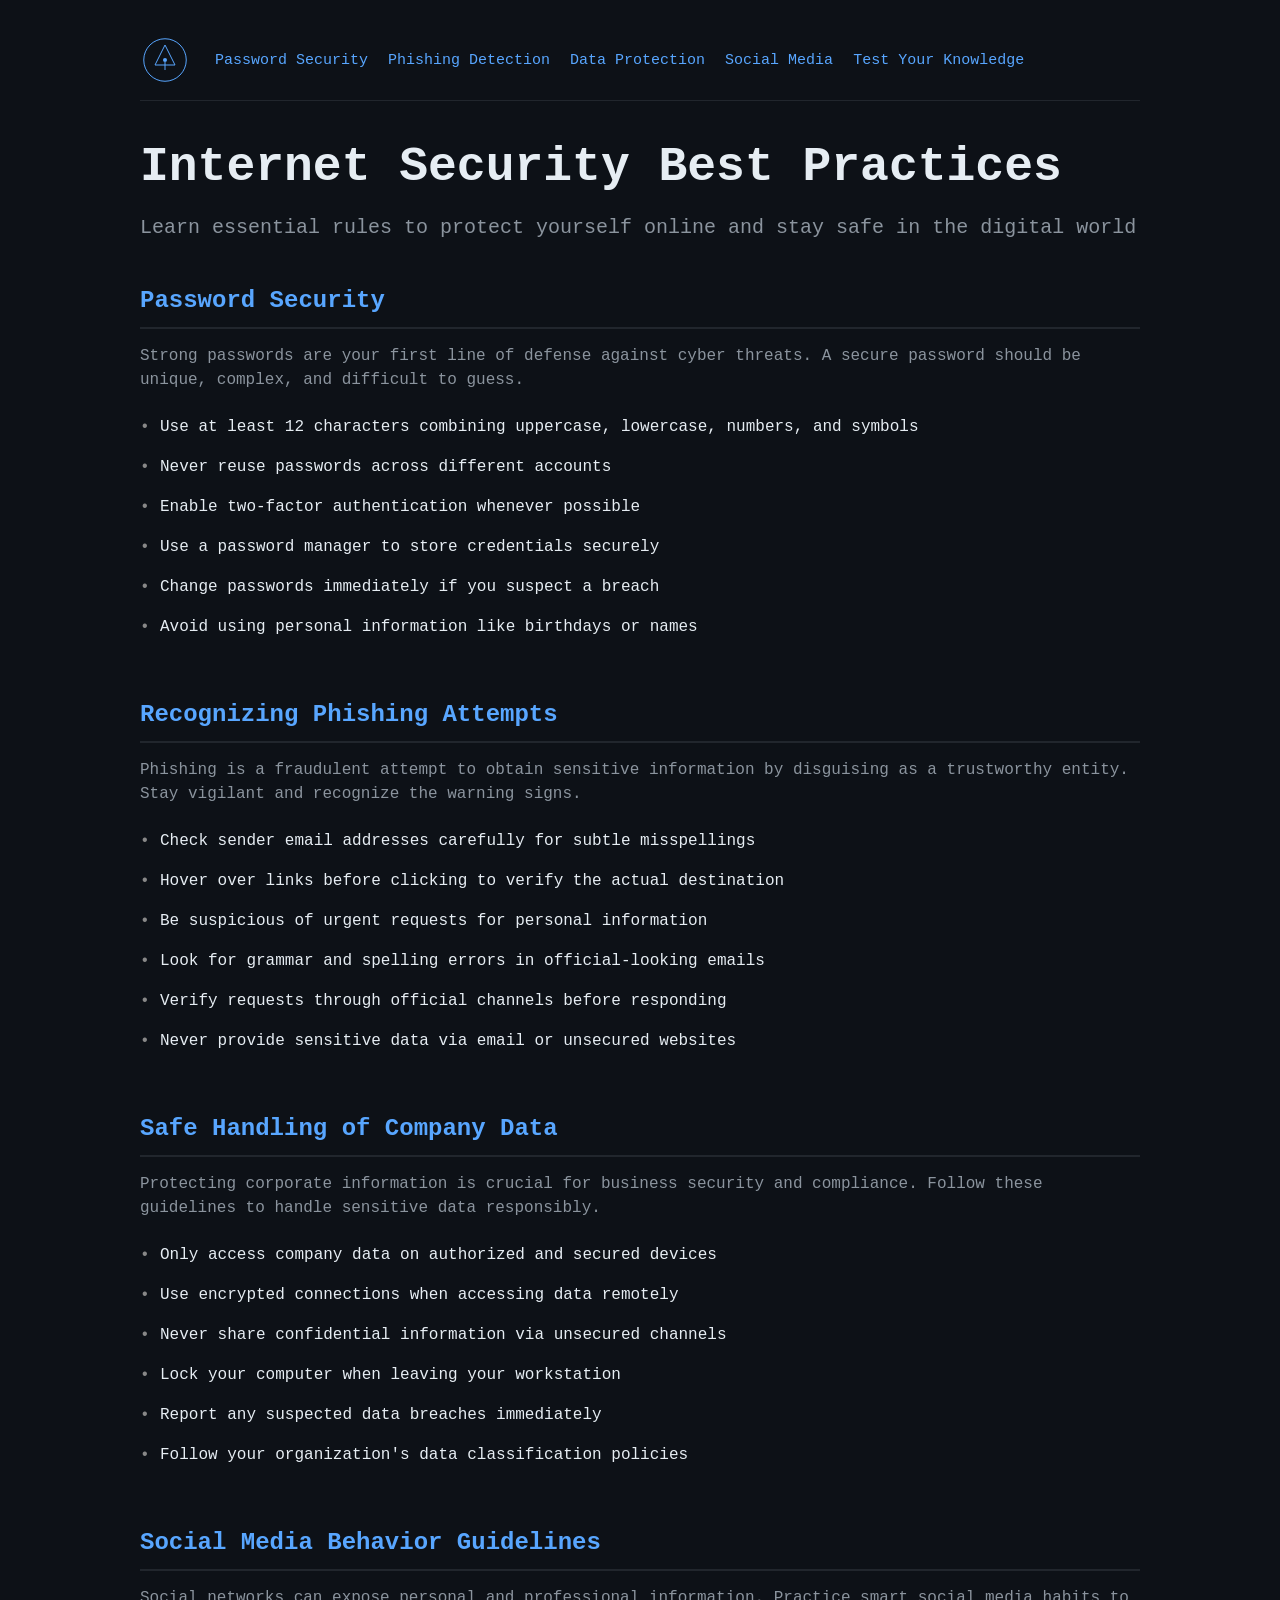
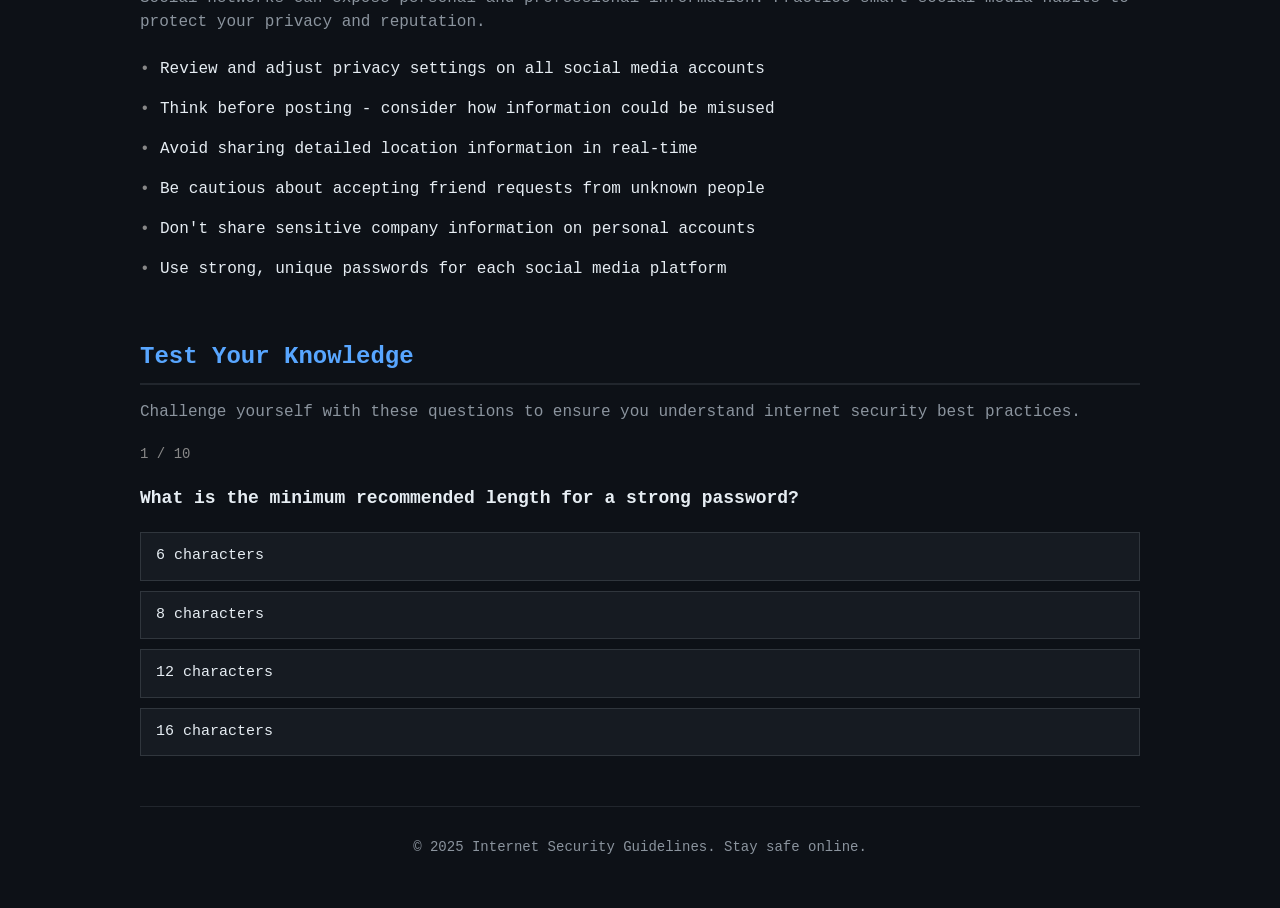
<file: main_html.html>
<!DOCTYPE html>
<html lang="en">
<head>
    <meta charset="UTF-8">
    <meta name="viewport" content="width=device-width, initial-scale=1.0">
    <link rel="stylesheet" href="main_css.css">
    <script src="main_js.js" defer></script>
    <title>Internet Security Rules</title>
</head>
<body>
    <div class="container">
        <header class="navigation">
            <div class="menu-toggle" id="menuToggle">
                <img src="nicht aktiv.svg" alt="Menu" class="menu-icon" id="menuIcon">
            </div>
            <div class="logo">
                <img src="logo.svg" alt="Logo">
            </div>
            <nav>
                <ul>
                    <li><a href="#password">Password Security</a></li>
                    <li><a href="#phishing">Phishing Detection</a></li>
                    <li><a href="#data">Data Protection</a></li>
                    <li><a href="#social">Social Media</a></li>
                    <li><a href="#quiz">Test Your Knowledge</a></li>
                </ul>
            </nav>
        </header>

        <main>
            <section class="hero">
                <h1>Internet Security Best Practices</h1>
                <p>Learn essential rules to protect yourself online and stay safe in the digital world</p>
            </section>

            <section id="password" class="content-section">
                <h2>Password Security</h2>
                <p>Strong passwords are your first line of defense against cyber threats. A secure password should be unique, complex, and difficult to guess.</p>
                <ul>
                    <li>Use at least 12 characters combining uppercase, lowercase, numbers, and symbols</li>
                    <li>Never reuse passwords across different accounts</li>
                    <li>Enable two-factor authentication whenever possible</li>
                    <li>Use a password manager to store credentials securely</li>
                    <li>Change passwords immediately if you suspect a breach</li>
                    <li>Avoid using personal information like birthdays or names</li>
                </ul>
            </section>

            <section id="phishing" class="content-section">
                <h2>Recognizing Phishing Attempts</h2>
                <p>Phishing is a fraudulent attempt to obtain sensitive information by disguising as a trustworthy entity. Stay vigilant and recognize the warning signs.</p>
                <ul>
                    <li>Check sender email addresses carefully for subtle misspellings</li>
                    <li>Hover over links before clicking to verify the actual destination</li>
                    <li>Be suspicious of urgent requests for personal information</li>
                    <li>Look for grammar and spelling errors in official-looking emails</li>
                    <li>Verify requests through official channels before responding</li>
                    <li>Never provide sensitive data via email or unsecured websites</li>
                </ul>
            </section>

            <section id="data" class="content-section">
                <h2>Safe Handling of Company Data</h2>
                <p>Protecting corporate information is crucial for business security and compliance. Follow these guidelines to handle sensitive data responsibly.</p>
                <ul>
                    <li>Only access company data on authorized and secured devices</li>
                    <li>Use encrypted connections when accessing data remotely</li>
                    <li>Never share confidential information via unsecured channels</li>
                    <li>Lock your computer when leaving your workstation</li>
                    <li>Report any suspected data breaches immediately</li>
                    <li>Follow your organization's data classification policies</li>
                </ul>
            </section>

            <section id="social" class="content-section">
                <h2>Social Media Behavior Guidelines</h2>
                <p>Social networks can expose personal and professional information. Practice smart social media habits to protect your privacy and reputation.</p>
                <ul>
                    <li>Review and adjust privacy settings on all social media accounts</li>
                    <li>Think before posting - consider how information could be misused</li>
                    <li>Avoid sharing detailed location information in real-time</li>
                    <li>Be cautious about accepting friend requests from unknown people</li>
                    <li>Don't share sensitive company information on personal accounts</li>
                    <li>Use strong, unique passwords for each social media platform</li>
                </ul>
            </section>

            <section id="quiz" class="content-section quiz-section">
                <h2>Test Your Knowledge</h2>
                <p>Challenge yourself with these questions to ensure you understand internet security best practices.</p>
                <div id="quizContainer" class="quiz-container">
                    <div class="quiz-progress">
                        <span id="currentQuestion">1</span> / <span id="totalQuestions">10</span>
                    </div>
                    <div id="questionCard" class="question-card">
                        <h3 id="questionText"></h3>
                        <div id="answerOptions" class="answer-options"></div>
                    </div>
                    <div id="feedback" class="feedback"></div>
                    <button id="nextBtn" class="next-btn">Next Question</button>
                    <div id="results" class="results"></div>
                </div>
            </section>
        </main>

        <footer>
            <p>&copy; 2025 Internet Security Guidelines. Stay safe online.</p>
        </footer>

        <button id="scrollTopBtn" class="scroll-top-btn">↑</button>
    </div>
</body>
</html>
</file>
<file: main_css.css>
* {
    margin: 0;
    padding: 0;
    box-sizing: border-box;
}

html {
    scroll-behavior: smooth;
}

body {
    font-family: 'Courier New', Courier, monospace;
    line-height: 1.5;
    background: #0d1117;
    color: #e6edf3;
    padding: 20px;
}

.container {
    max-width: 1000px;
    margin: 0 auto;
}

.navigation {
    display: flex;
    align-items: center;
    gap: 25px;
    padding: 15px 0;
    margin-bottom: 30px;
    border-bottom: 1px solid #21262d;
}

.menu-toggle {
    cursor: pointer;
    width: 35px;
    height: 35px;
    display: none;
}

.menu-icon {
    width: 100%;
    height: 100%;
    display: block;
    transition: transform 0.3s;
    transform-origin: center;
}

.menu-icon.active {
    transform: rotate(180deg);
}

header nav ul {
    display: flex;
    list-style: none;
    gap: 20px;
}

header nav ul li a {
    color: #58a6ff;
    text-decoration: none;
    font-size: 15px;
}

header nav ul li a:hover {
    color: #79c0ff;
}

.logo {
    width: 50px;
    height: 50px;
    flex-shrink: 0;
}

.logo img {
    width: 100%;
    height: 100%;
}

header nav {
    flex: 1;
}

main {
    margin-bottom: 50px;
}

.hero {
    margin-bottom: 40px;
}

.hero h1 {
    font-size: 48px;
    margin-bottom: 10px;
}

.hero p {
    font-size: 20px;
    color: #8b949e;
}

.content-section {
    margin-bottom: 50px;
}

.content-section h2 {
    font-size: 24px;
    margin-bottom: 15px;
    border-bottom: 2px solid #21262d;
    padding-bottom: 8px;
    color: #58a6ff;
}

.content-section p {
    margin-bottom: 15px;
    color: #8b949e;
}

.content-section ul {
    list-style: none;
    padding: 0;
}

.content-section ul li {
    padding: 8px 0;
    padding-left: 20px;
    position: relative;
}

.content-section ul li::before {
    content: "•";
    position: absolute;
    left: 0;
    color: #888;
}

.quiz-container {
    margin-top: 20px;
}

.quiz-progress {
    margin-bottom: 20px;
    font-size: 14px;
    color: #888;
}

.question-card {
    margin-bottom: 20px;
}

.question-card h3 {
    font-size: 18px;
    margin-bottom: 20px;
}

.answer-options {
    display: block;
}

.answer-option {
    padding: 12px 15px;
    margin-bottom: 10px;
    border: 1px solid #30363d;
    background-color: #161b22;
    cursor: pointer;
    font-size: 15px;
}

.answer-option:hover {
    background-color: #21262d;
    border-color: #58a6ff;
}

.answer-option.selected {
    border-color: #58a6ff;
}

.answer-option.correct {
    border-color: #3fb950;
    background-color: #0d1117;
    color: #3fb950;
}

.answer-option.incorrect {
    border-color: #f85149;
    background-color: #0d1117;
    color: #f85149;
}

.answer-option.disabled {
    pointer-events: none;
    opacity: 0.7;
}

.feedback {
    margin: 15px 0;
    padding: 12px;
    font-size: 14px;
    display: none;
    background-color: #161b22;
    border: 1px solid #30363d;
}

.feedback.show {
    display: block;
}

.feedback.correct {
    border-left: 3px solid #3fb950;
    color: #3fb950;
}

.feedback.incorrect {
    border-left: 3px solid #f85149;
    color: #f85149;
}

.next-btn {
    padding: 10px 20px;
    background-color: #238636;
    color: white;
    border: none;
    font-size: 15px;
    cursor: pointer;
    display: none;
}

.next-btn:hover {
    background-color: #2ea043;
}

.next-btn.show {
    display: inline-block;
}

.results {
    display: none;
    margin-top: 30px;
}

.results.show {
    display: block;
}

.results h3 {
    font-size: 22px;
    margin-bottom: 15px;
}

.results p {
    margin-bottom: 15px;
    color: #d0d0d0;
}

.restart-btn {
    padding: 10px 20px;
    background-color: #238636;
    color: white;
    border: none;
    font-size: 15px;
    cursor: pointer;
}

.restart-btn:hover {
    background-color: #2ea043;
}

footer {
    text-align: center;
    padding: 30px 0;
    margin-top: 50px;
    border-top: 1px solid #21262d;
    font-size: 14px;
    color: #8b949e;
}

.scroll-top-btn {
    position: fixed;
    bottom: 25px;
    right: 25px;
    width: 44px;
    height: 44px;
    background: #21262d;
    color: #8b949e;
    border: 1px solid #1d7be6;
    border-radius: 8px;
    font-size: 18px;
    cursor: pointer;
    opacity: 0;
    visibility: hidden;
    transform: translateY(50px) rotate(180deg) scale(0);
    transition: all 0.4s cubic-bezier(0.68, -0.55, 0.27, 1.55);
}

.scroll-top-btn:hover {
    background: linear-gradient(202deg,rgba(2, 0, 36, 1) 0%, rgba(9, 9, 121, 1) 35%, rgba(0, 212, 255, 1) 100%);
    color: #e6edf3;
    border-color: rgb(0, 204, 255);
}

.scroll-top-btn.show {
    opacity: 1;
    visibility: visible;
    transform: translateY(0) rotate(0) scale(1);
}

@media (max-width: 768px) {
    body {
        padding: 15px;
    }

    .navigation {
        flex-wrap: wrap;
        padding: 10px 0;
    }

    .menu-toggle {
        display: block;
        order: 1;
        width: 30px;
        height: 30px;
    }

    .logo {
        order: 2;
        width: 40px;
        height: 40px;
    }

    header nav {
        order: 3;
        width: 100%;
    }

    header nav ul {
        flex-direction: column;
        gap: 0;
        width: 100%;
        max-height: 0;
        overflow: hidden;
        opacity: 0;
        transition: max-height 0.3s, opacity 0.3s;
    }

    header nav ul.active {
        max-height: 400px;
        opacity: 1;
        margin-top: 10px;
    }

    header nav ul li {
        width: 100%;
        text-align: center;
        padding: 10px 0;
    }

    .hero h1 {
        font-size: 26px;
    }

    .content-section h2 {
        font-size: 20px;
    }
}
</file>
